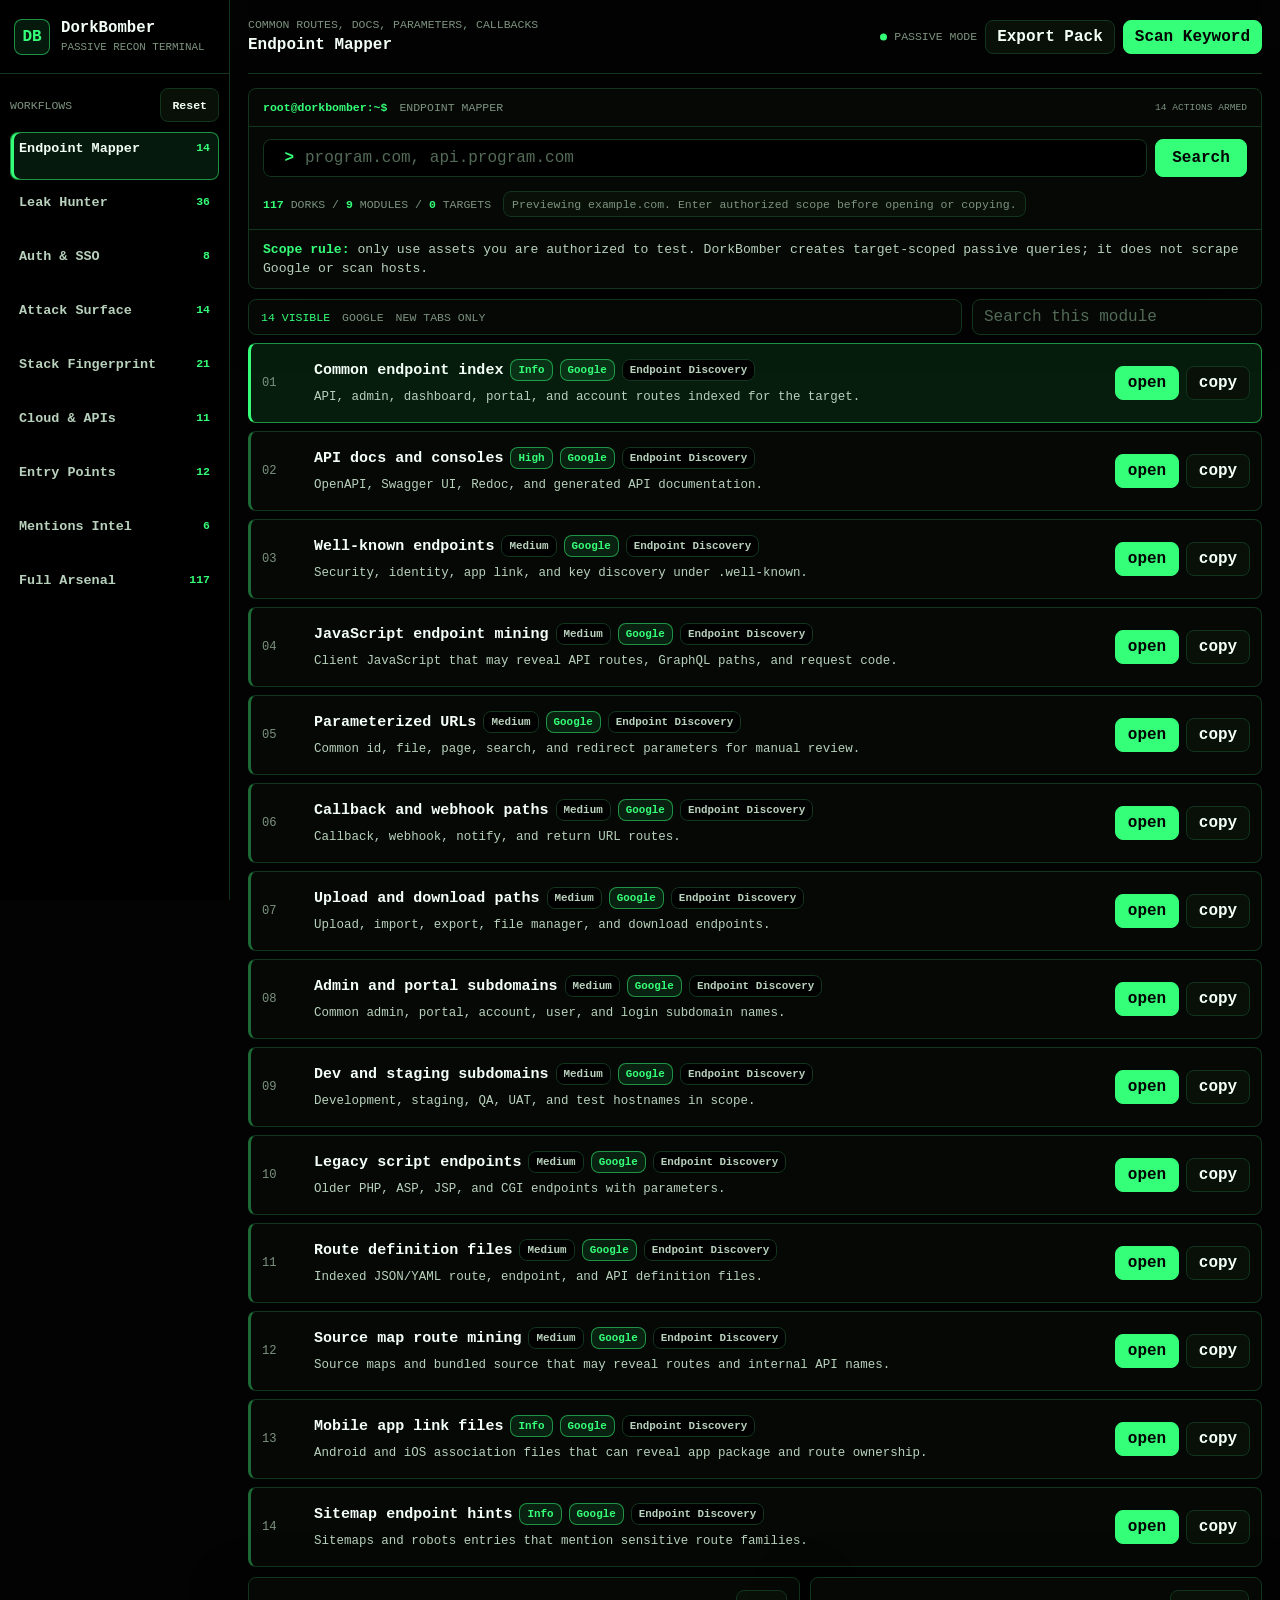
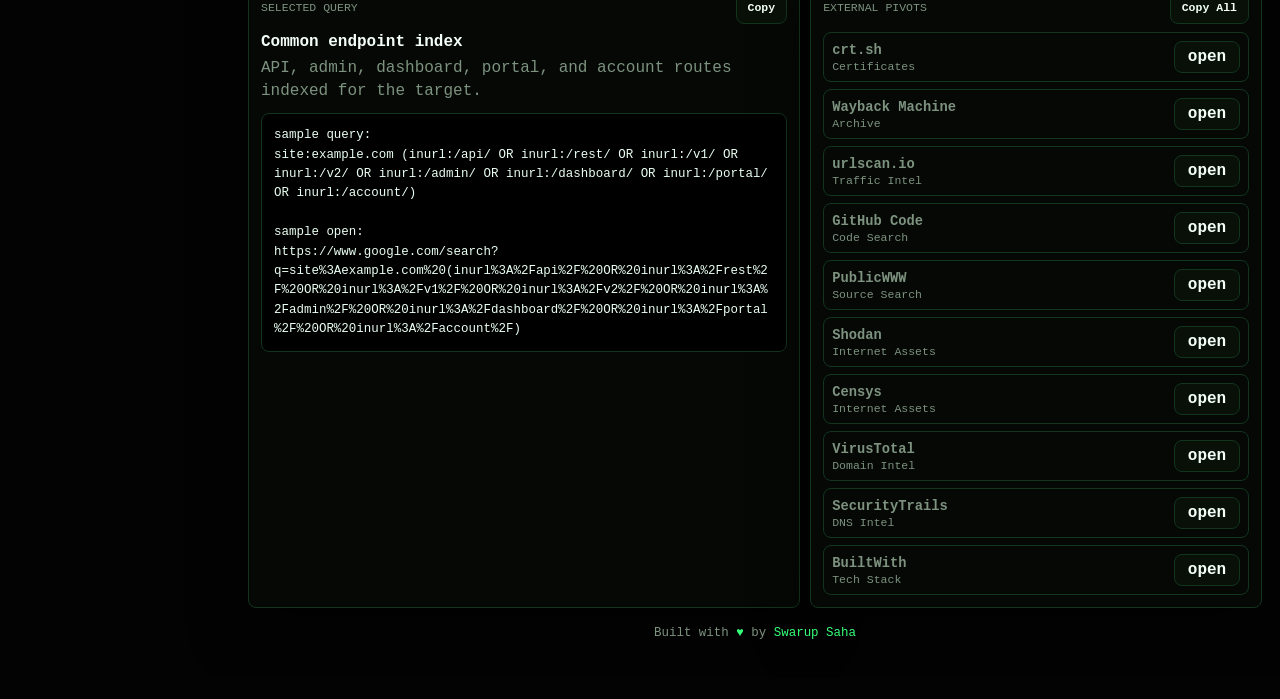
<file: index.html>
<!doctype html>
<html lang="en">
<head>
  <meta charset="utf-8">
  <meta name="viewport" content="width=device-width, initial-scale=1">
  <meta name="referrer" content="no-referrer">
  <title>DorkBomber</title>
  <link rel="stylesheet" href="styles.css">
</head>
<body>
  <main class="app-shell">
    <aside class="sidebar">
      <a class="brand" href="#top" aria-label="DorkBomber home">
        <span class="brand-mark">DB</span>
        <span>
          <strong>DorkBomber</strong>
          <small>Passive recon terminal</small>
        </span>
      </a>

      <nav class="mission-rail" aria-label="Recon workflows">
        <div class="rail-title">
          <span>Workflows</span>
          <button type="button" id="resetBtn">Reset</button>
        </div>
        <div id="missionRail"></div>
      </nav>
    </aside>

    <section class="console">
      <header class="topbar">
        <div>
          <p class="eyebrow" id="missionKicker">public leaks and indexed exposure</p>
          <h1 id="missionTitle">Endpoint Mapper</h1>
        </div>
        <div class="top-actions">
          <span class="status-dot">Passive mode</span>
          <button class="btn ghost" type="button" id="copyMissionBtn">Export Pack</button>
          <button class="btn primary" type="button" id="openSelectedBtn">Scan Keyword</button>
        </div>
      </header>

      <section class="search-dock" id="top">
        <div class="search-tabs">
          <strong>root@dorkbomber:~$</strong>
          <span id="signalMission">Endpoint Mapper</span>
          <small id="signalCount">0 actions armed</small>
        </div>

        <form class="target-form" id="scopeForm">
          <label class="sr-only" for="targetInput">Target scope</label>
          <div class="command-input">
            <span>&gt;</span>
            <input id="targetInput" type="text" autocomplete="off" spellcheck="false" placeholder="program.com, api.program.com">
          </div>
          <button type="submit">Search</button>
        </form>

        <div class="meta-line">
          <code><b id="statDorks">0</b> dorks / <b id="statMissions">0</b> modules / <b id="statTargets">0</b> targets</code>
          <div class="target-chips" id="targetChips" aria-live="polite"></div>
        </div>

        <p class="scope-note"><strong>Scope rule:</strong> only use assets you are authorized to test. DorkBomber creates target-scoped passive queries; it does not scrape Google or scan hosts.</p>
      </section>

      <section class="operator-panel" aria-label="Recon actions">
        <div class="panel-tools">
          <div class="active-strip">
            <span id="actionCount">0 visible</span>
            <span id="activeEngine">Google</span>
            <span>new tabs only</span>
          </div>
          <div class="panel-actions">
            <input id="searchInput" type="search" autocomplete="off" placeholder="Search this module">
          </div>
        </div>

        <div class="action-list" id="actionList"></div>
      </section>

      <aside class="query-panel">
        <div class="query-card">
          <div class="query-head">
            <span>Selected Query</span>
            <button type="button" id="copySelectedBtn">Copy</button>
          </div>
          <h2 id="activeTitle">Select an action</h2>
          <p id="activeDescription">The generated query or pivot URL appears here.</p>
          <code class="query-output" id="queryOutput">No query selected.</code>
        </div>

        <div class="pivot-card">
          <div class="helper-head">
            <span>External Pivots</span>
            <button type="button" id="copyHelpersBtn">Copy All</button>
          </div>
          <div class="helper-list" id="helperList"></div>
        </div>
      </aside>

      <footer class="site-credit">
        Built with <span class="love-icon" aria-label="love" role="img">&hearts;</span> by <a href="https://swarup.net" target="_blank" rel="noopener noreferrer">Swarup Saha</a>
      </footer>
    </section>
  </main>

  <div class="toast" id="toast" role="status" aria-live="polite"></div>
  <script src="app.js"></script>
</body>
</html>
</file>
<file: styles.css>
:root {
  color-scheme: dark;
  --bg: #020302;
  --panel: #050805;
  --panel-soft: #081008;
  --panel-deep: #000;
  --line: #12351e;
  --line-strong: #1d6a36;
  --text: #f4fff7;
  --muted: #7d927f;
  --muted-strong: #b8d1bc;
  --green: #35ff78;
  --green-soft: rgba(53, 255, 120, 0.1);
  --green-line: rgba(53, 255, 120, 0.52);
  --black: #020302;
  --shadow: 0 20px 54px rgba(0, 0, 0, 0.5);
}

* {
  box-sizing: border-box;
  letter-spacing: 0;
}

html {
  background: var(--bg);
}

body {
  min-height: 100vh;
  margin: 0;
  color: var(--text);
  background: var(--bg);
  font-family: "Cascadia Mono", Consolas, "SFMono-Regular", ui-monospace, monospace;
  overflow-x: hidden;
}

button,
input {
  font: inherit;
}

button {
  cursor: pointer;
}

h1,
h2,
h3,
p {
  margin: 0;
}

.app-shell {
  display: grid;
  grid-template-columns: 230px minmax(0, 1fr);
  min-height: 100vh;
}

.sidebar {
  position: sticky;
  top: 0;
  height: 100vh;
  border-right: 1px solid var(--line);
  background: var(--panel-deep);
}

.brand {
  display: flex;
  align-items: center;
  gap: 11px;
  min-height: 74px;
  padding: 14px;
  color: var(--text);
  text-decoration: none;
  border-bottom: 1px solid var(--line);
}

.brand-mark {
  display: grid;
  width: 36px;
  height: 36px;
  place-items: center;
  border: 1px solid var(--green-line);
  border-radius: 8px;
  color: var(--green);
  background: var(--green-soft);
  font-weight: 900;
}

.brand strong,
.brand small {
  display: block;
}

.brand strong {
  font-size: 0.98rem;
  line-height: 1.05;
}

.brand small {
  margin-top: 4px;
  color: var(--muted);
  font-size: 0.68rem;
  text-transform: uppercase;
}

.mission-rail {
  padding: 14px 10px;
}

.rail-title,
.query-head,
.helper-head,
.active-strip,
.search-tabs,
.meta-line code,
.eyebrow,
.status-dot {
  color: var(--muted);
  font-size: 0.72rem;
  text-transform: uppercase;
}

.rail-title,
.query-head,
.helper-head {
  display: flex;
  align-items: center;
  justify-content: space-between;
  gap: 8px;
}

.rail-title {
  margin-bottom: 10px;
}

#missionRail {
  display: grid;
  gap: 6px;
}

.mission-btn {
  display: grid;
  grid-template-columns: minmax(0, 1fr) auto;
  gap: 8px;
  width: 100%;
  min-height: 48px;
  padding: 8px;
  border: 1px solid transparent;
  border-radius: 8px;
  color: var(--muted-strong);
  background: transparent;
  text-align: left;
}

.mission-btn:hover,
.mission-btn[aria-pressed="true"] {
  color: var(--text);
  border-color: var(--green-line);
  background: var(--green-soft);
}

.mission-btn[aria-pressed="true"] {
  box-shadow: inset 3px 0 0 var(--green);
}

.mission-btn strong,
.mission-btn small {
  display: block;
}

.mission-btn strong {
  overflow-wrap: anywhere;
  font-size: 0.84rem;
}

.mission-btn small {
  display: none;
}

.mission-btn b {
  color: var(--green);
  font-size: 0.72rem;
}

.console {
  min-width: 0;
  padding: 0 18px 34px;
}

.topbar {
  position: sticky;
  top: 0;
  z-index: 5;
  display: flex;
  align-items: center;
  justify-content: space-between;
  gap: 14px;
  min-height: 74px;
  border-bottom: 1px solid var(--line);
  background: rgba(2, 3, 2, 0.96);
}

.topbar h1 {
  margin-top: 5px;
  font-size: 1rem;
  line-height: 1.2;
}

.top-actions {
  display: flex;
  align-items: center;
  justify-content: flex-end;
  gap: 8px;
}

.status-dot {
  position: relative;
  padding-left: 14px;
}

.status-dot::before {
  position: absolute;
  top: 50%;
  left: 0;
  width: 7px;
  height: 7px;
  border-radius: 50%;
  background: var(--green);
  content: "";
  transform: translateY(-50%);
}

button,
.btn {
  min-height: 34px;
  padding: 0 11px;
  border: 1px solid var(--line);
  border-radius: 8px;
  color: var(--text);
  background: var(--panel-soft);
  font-weight: 800;
}

.btn.primary,
.target-form > button,
.row-actions button:first-child {
  color: var(--black);
  border-color: var(--green);
  background: var(--green);
}

button:hover,
.btn:hover {
  border-color: var(--green-line);
  color: var(--green);
}

.btn.primary:hover,
.target-form > button:hover,
.row-actions button:first-child:hover {
  color: var(--black);
}

button:focus-visible,
input:focus-visible,
.action-row:focus-visible {
  outline: 3px solid var(--green-soft);
  outline-offset: 2px;
}

.search-dock,
.query-card,
.pivot-card {
  border: 1px solid var(--line);
  border-radius: 8px;
  background: var(--panel);
  box-shadow: var(--shadow);
}

.search-dock {
  margin-top: 14px;
}

.search-tabs {
  display: flex;
  align-items: center;
  gap: 12px;
  min-height: 38px;
  padding: 0 14px;
  border-bottom: 1px solid var(--line);
}

.search-tabs strong {
  color: var(--green);
  text-transform: none;
}

.search-tabs small {
  margin-left: auto;
  color: var(--muted);
}

.target-form {
  display: grid;
  grid-template-columns: minmax(0, 1fr) 92px;
  gap: 8px;
  padding: 12px 14px;
}

.sr-only {
  position: absolute;
  width: 1px;
  height: 1px;
  padding: 0;
  margin: -1px;
  overflow: hidden;
  clip: rect(0, 0, 0, 0);
  white-space: nowrap;
  border: 0;
}

.command-input {
  display: grid;
  grid-template-columns: 30px minmax(0, 1fr);
  align-items: center;
  min-height: 38px;
  border: 1px solid var(--line);
  border-radius: 8px;
  background: var(--panel-deep);
}

.command-input span {
  color: var(--green);
  font-weight: 900;
  text-align: right;
}

input {
  width: 100%;
  min-width: 0;
  min-height: 36px;
  padding: 0 11px;
  border: 0;
  color: var(--text);
  outline: 0;
  background: transparent;
}

input::placeholder {
  color: #536b57;
}

.command-input:focus-within,
.panel-actions input:focus {
  border-color: var(--green-line);
  box-shadow: 0 0 0 3px var(--green-soft);
}

.meta-line {
  display: grid;
  grid-template-columns: auto minmax(0, 1fr);
  gap: 12px;
  align-items: center;
  min-height: 40px;
  padding: 0 14px 10px;
}

.meta-line code b {
  color: var(--green);
}

.target-chips {
  display: flex;
  flex-wrap: wrap;
  gap: 7px;
}

.chip {
  display: inline-flex;
  align-items: center;
  min-height: 26px;
  padding: 4px 8px;
  border: 1px solid var(--green-line);
  border-radius: 8px;
  color: var(--green);
  background: var(--green-soft);
  font-size: 0.72rem;
}

.chip.empty {
  color: var(--muted);
  border-color: var(--line);
  background: var(--panel-soft);
  font-family: inherit;
}

.scope-note {
  margin: 0;
  padding: 10px 14px;
  border-top: 1px solid var(--line);
  color: var(--muted-strong);
  font-size: 0.82rem;
  line-height: 1.45;
}

.scope-note strong {
  color: var(--green);
}

.operator-panel {
  margin-top: 10px;
}

.panel-tools {
  display: grid;
  grid-template-columns: minmax(0, 1fr) 290px;
  gap: 10px;
  align-items: center;
  margin-bottom: 8px;
}

.active-strip {
  display: flex;
  align-items: center;
  gap: 12px;
  min-height: 36px;
  padding: 0 12px;
  border: 1px solid var(--line);
  border-radius: 8px;
  background: var(--panel);
}

.active-strip span:first-child {
  color: var(--green);
}

.panel-actions input {
  min-height: 36px;
  border: 1px solid var(--line);
  border-radius: 8px;
  background: var(--panel);
}

.action-list {
  display: grid;
  gap: 8px;
}

.action-row {
  display: grid;
  grid-template-columns: 42px minmax(0, 1fr) auto;
  gap: 10px;
  align-items: center;
  min-height: 80px;
  padding: 11px;
  border: 1px solid var(--line);
  border-left: 3px solid var(--line-strong);
  border-radius: 8px;
  background: var(--panel);
}

.action-row:hover,
.action-row.is-active {
  border-color: var(--green-line);
  border-left-color: var(--green);
  background: var(--green-soft);
}

.action-index {
  color: var(--muted);
  font-size: 0.76rem;
}

.action-main {
  min-width: 0;
}

.action-title {
  display: flex;
  flex-wrap: wrap;
  gap: 7px;
  align-items: center;
  margin-bottom: 7px;
}

.action-title strong {
  overflow-wrap: anywhere;
  font-size: 0.94rem;
}

.pill {
  display: inline-flex;
  align-items: center;
  min-height: 22px;
  padding: 3px 7px;
  border: 1px solid var(--line);
  border-radius: 8px;
  color: var(--muted-strong);
  background: var(--panel-deep);
  font-size: 0.68rem;
  font-weight: 800;
}

.pill.hot,
.pill.info {
  color: var(--green);
  border-color: var(--green-line);
  background: var(--green-soft);
}

.action-main p {
  color: var(--muted-strong);
  font-size: 0.78rem;
  line-height: 1.48;
}

.row-actions {
  display: flex;
  gap: 7px;
}

.row-actions button {
  min-width: 64px;
  min-height: 34px;
}

.query-panel {
  display: grid;
  grid-template-columns: minmax(0, 1.1fr) minmax(280px, 0.9fr);
  gap: 10px;
  margin-top: 10px;
}

.query-card,
.pivot-card {
  min-width: 0;
  padding: 12px;
}

.query-head,
.helper-head {
  min-height: 32px;
  margin-bottom: 8px;
}

.query-card h2 {
  font-size: 1rem;
  line-height: 1.25;
}

.query-card p {
  margin-top: 5px;
  color: var(--muted);
  line-height: 1.45;
}

.query-output {
  display: block;
  min-height: 152px;
  max-height: 260px;
  margin-top: 10px;
  overflow: auto;
  padding: 12px;
  border: 1px solid var(--line);
  border-radius: 8px;
  color: #eafff3;
  background: var(--panel-deep);
  font-size: 0.78rem;
  line-height: 1.55;
  white-space: pre-wrap;
  word-break: break-word;
}

.helper-list {
  display: grid;
  gap: 7px;
}

.helper-item {
  display: grid;
  grid-template-columns: minmax(0, 1fr) 66px;
  gap: 8px;
  align-items: center;
  min-height: 44px;
  padding: 8px;
  border: 1px solid var(--line);
  border-radius: 8px;
  background: var(--panel);
}

.helper-item strong {
  display: block;
  overflow-wrap: anywhere;
  font-size: 0.86rem;
}

.helper-item span {
  display: block;
  margin-top: 2px;
  color: var(--muted);
  font-size: 0.72rem;
}

.helper-item button {
  min-height: 32px;
}

.site-credit {
  padding: 18px 0 4px;
  color: var(--muted);
  font-size: 0.78rem;
  text-align: center;
}

.site-credit a {
  color: var(--green);
  text-decoration: none;
}

.love-icon {
  color: var(--green);
}

.site-credit a:hover {
  text-decoration: underline;
}

.empty-state {
  min-height: 140px;
  padding: 18px;
  border: 1px dashed var(--line);
  border-radius: 8px;
  color: var(--muted);
  background: var(--panel);
}

.toast {
  position: fixed;
  right: 18px;
  bottom: 18px;
  z-index: 10;
  max-width: min(420px, calc(100% - 36px));
  padding: 12px 14px;
  border: 1px solid var(--green-line);
  border-radius: 8px;
  color: var(--text);
  background: var(--panel-deep);
  box-shadow: var(--shadow);
  transform: translateY(18px);
  opacity: 0;
  pointer-events: none;
  transition: opacity 160ms ease, transform 160ms ease;
}

.toast.show {
  transform: translateY(0);
  opacity: 1;
}

@media (max-width: 1080px) {
  .app-shell {
    grid-template-columns: 1fr;
  }

  .sidebar {
    position: static;
    height: auto;
    border-right: 0;
    border-bottom: 1px solid var(--line);
  }

  .brand {
    min-height: 62px;
  }

  .mission-rail {
    padding: 10px;
  }

  #missionRail {
    grid-template-columns: repeat(3, minmax(0, 1fr));
  }

  .mission-btn small {
    display: block;
  }

  .topbar {
    position: static;
  }
}

@media (max-width: 760px) {
  .console {
    padding: 0 10px 26px;
  }

  .topbar,
  .top-actions,
  .panel-tools,
  .meta-line,
  .query-panel,
  .action-row,
  .helper-item {
    grid-template-columns: 1fr;
  }

  .topbar {
    align-items: stretch;
    flex-direction: column;
    padding: 12px 0;
  }

  .top-actions {
    align-items: stretch;
    flex-direction: column;
  }

  #missionRail {
    grid-template-columns: 1fr;
  }

  .target-form {
    grid-template-columns: 1fr;
  }

  .command-input {
    grid-template-columns: 1fr;
  }

  .command-input span {
    display: none;
  }

  .target-form > button,
  .btn,
  .panel-actions input,
  .row-actions button,
  .helper-item button {
    width: 100%;
  }

  .search-tabs {
    align-items: flex-start;
    flex-direction: column;
    gap: 4px;
    padding: 10px 14px;
  }

  .search-tabs small {
    margin-left: 0;
  }

  .row-actions {
    flex-direction: column;
  }
}
</file>
